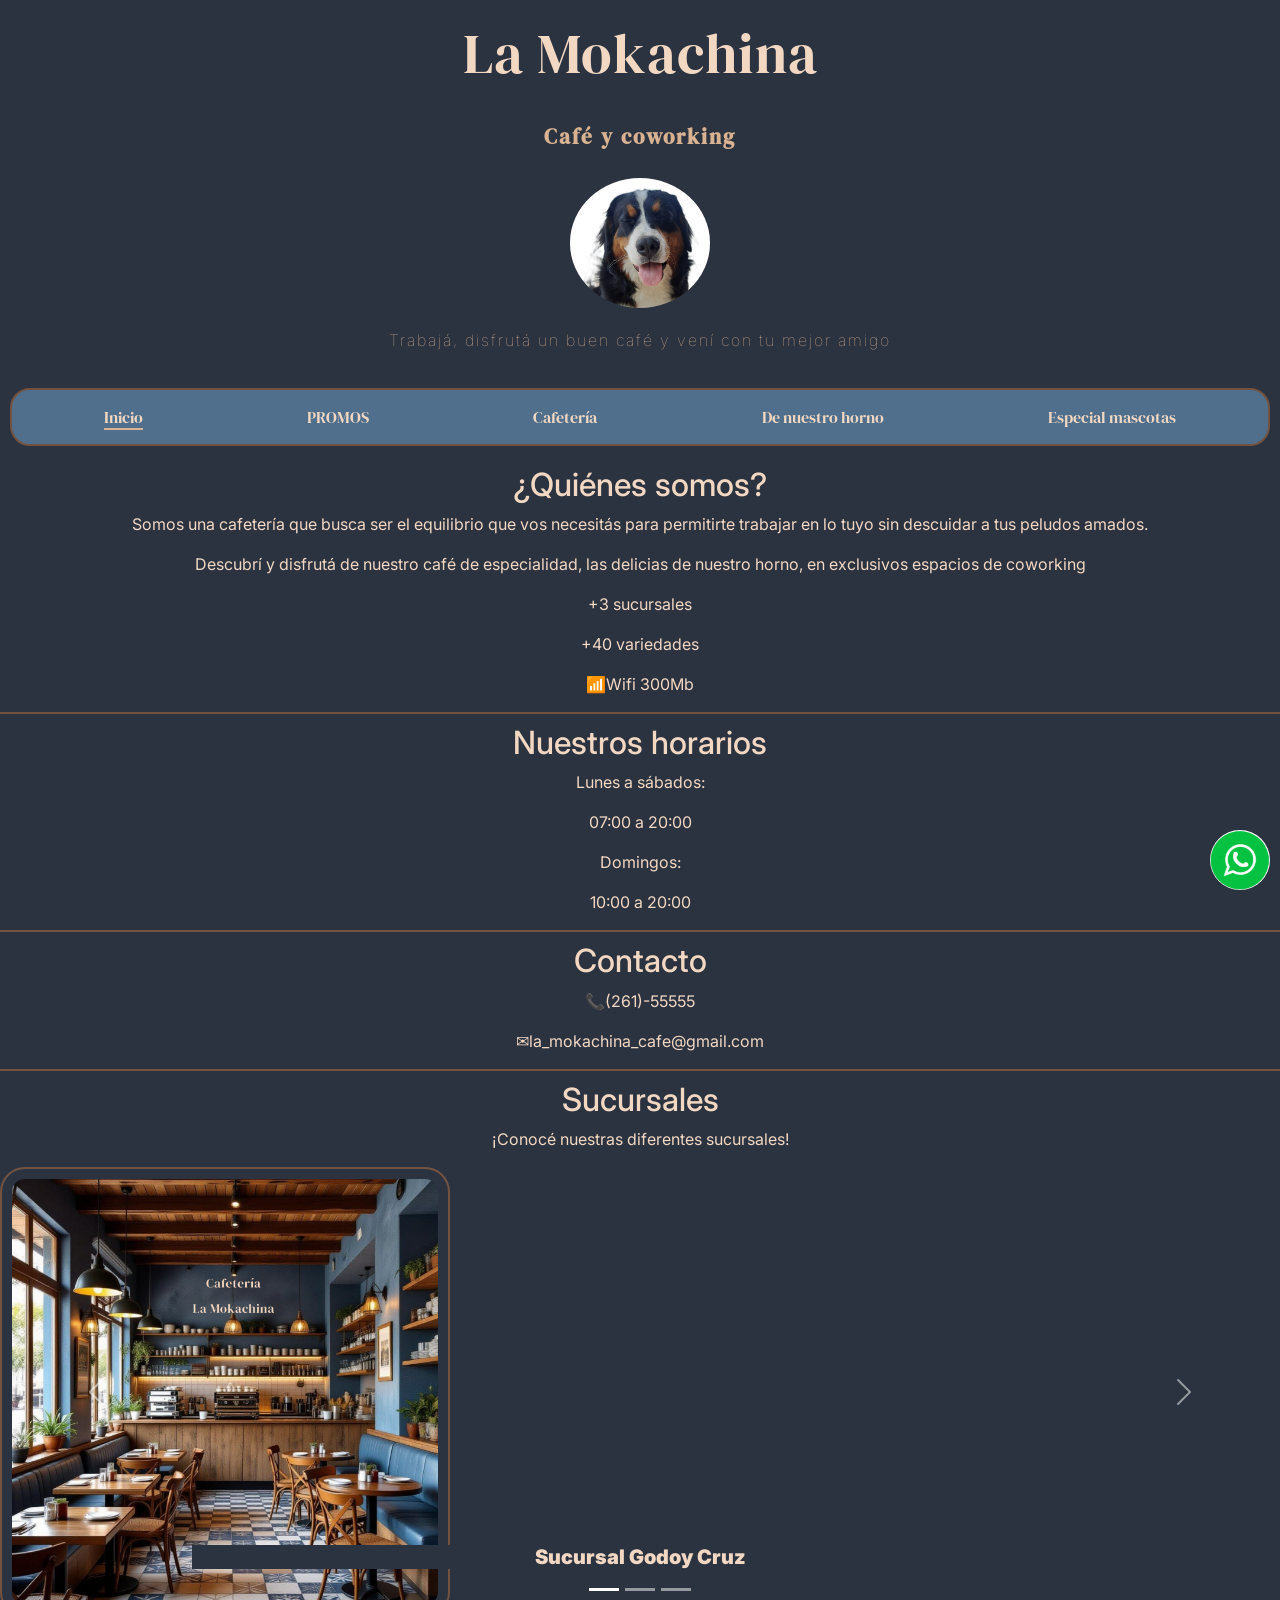
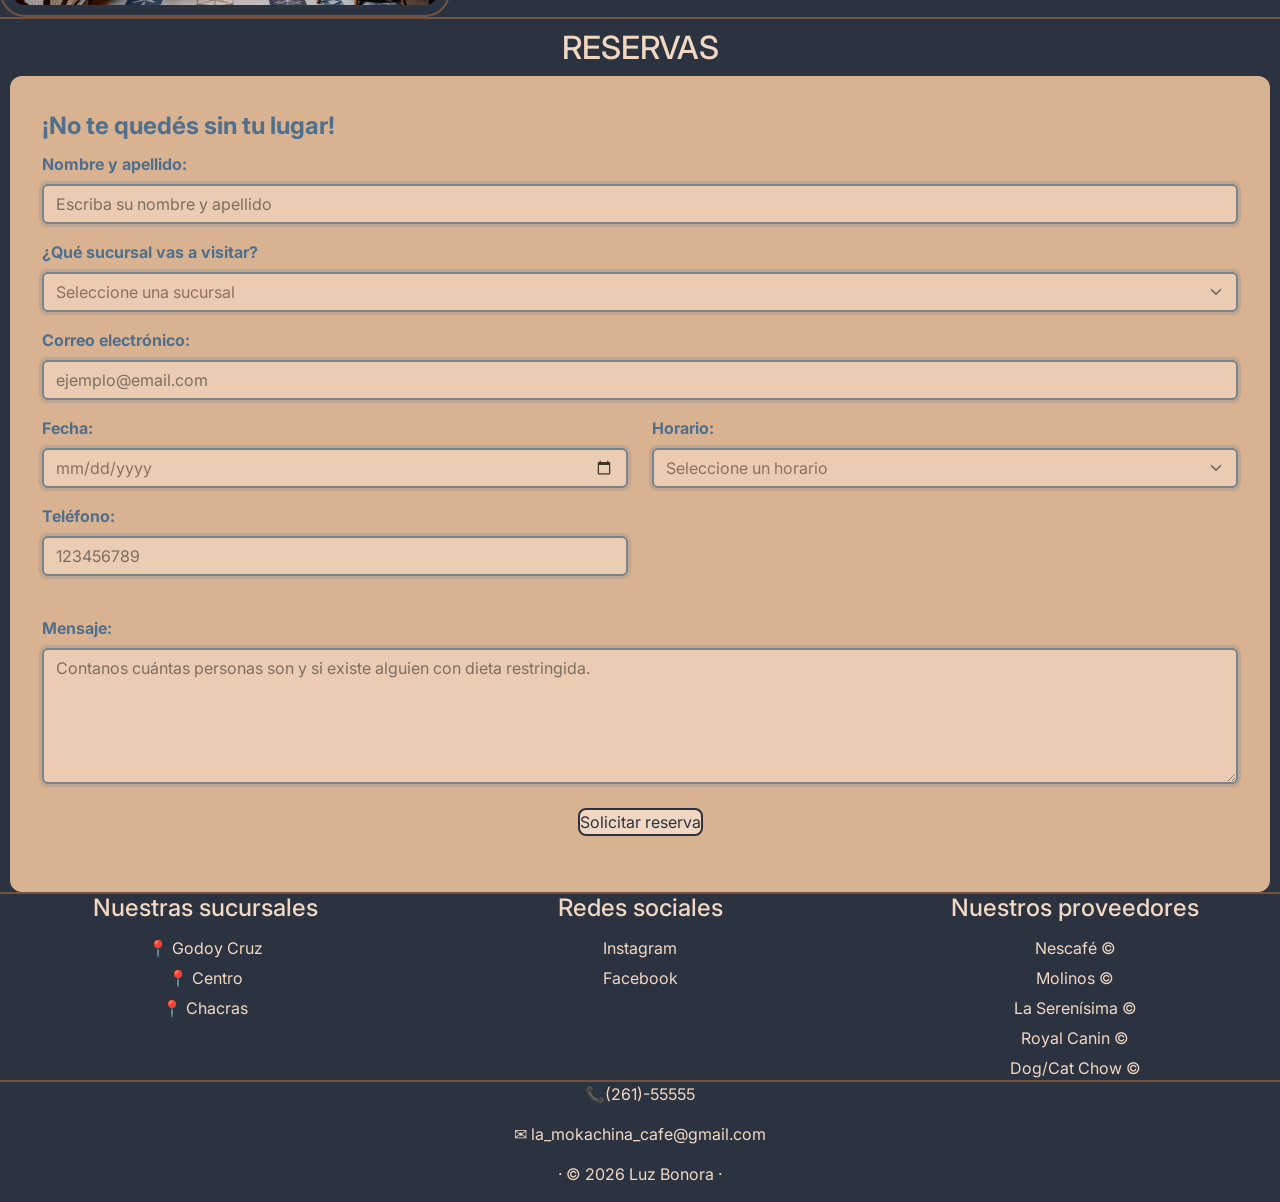
<file: index.html>
<!DOCTYPE html>
<html lang="es">
<head>
    <meta charset="UTF-8">
    <meta name="viewport" content="width=device-width, initial-scale=1.0">
    <title>Inicio</title>
    <link href="https://cdn.jsdelivr.net/npm/bootstrap@5.3.8/dist/css/bootstrap.min.css" rel="stylesheet" integrity="sha384-sRIl4kxILFvY47J16cr9ZwB07vP4J8+LH7qKQnuqkuIAvNWLzeN8tE5YBujZqJLB" crossorigin="anonymous">
    <link rel="preconnect" href="https://fonts.googleapis.com">
    <link rel="preconnect" href="https://fonts.gstatic.com" crossorigin>

    <link href="https://fonts.googleapis.com/css2?family=DM+Serif+Display&family=Inter:wght@400;500;600;700&display=swap" rel="stylesheet">
    <link rel="stylesheet" href="./css/style.css">
</head>
<body>
    <header>
        <h1 class="maintitle">La Mokachina</h1>
        <h2 class="secondtitle">Café y coworking</h2>
        <div class="icono_moka">
            <img src="./img/moka.jpg" alt="Moka">
        </div>
        <p class="eslogan">Trabajá, disfrutá un buen café
        y vení con tu mejor amigo</p>
       
        <nav class="navbar">
            <ul>
                <li><a class="activo" href="">Inicio</a></li>
                <li><a href="./pages/promos.html">PROMOS</a></li>
                <li><a href="./pages/cafeteria.html">Cafetería</a></li>
                <li><a href="./pages/horno.html">De nuestro horno</a></li>
                <li><a href="./pages/mascota.html">Especial mascotas</a></li>
            </ul>   
          
        </nav>

    </header>
    
    <main>
        <section class="contenedor-somos">
            <h2>¿Quiénes somos?</h2>
            <div>
                <p>Somos una cafetería que busca ser el equilibrio que vos necesitás para permitirte trabajar en lo tuyo sin descuidar a tus peludos amados.</p>
                <p>Descubrí y disfrutá de nuestro café de especialidad, las delicias de nuestro horno, en exclusivos espacios de coworking</p>
                <p>+3 sucursales</p>
                <p>+40 variedades</p>
                <p>📶Wifi 300Mb</p>

            </div>
    
        </section>

        <section class="contenedor-somos"> 
            <h2>Nuestros horarios</h2>
            <p>Lunes a sábados: </p>
            <p>07:00 a 20:00</p>
            <p>Domingos:</p>
            <p>10:00 a 20:00</p>

        </section>

        <section class="contenedor-somos"> 
            <h2>Contacto</h2>
            <p>📞(261)-55555 </p>
            <p>✉la_mokachina_cafe@gmail.com</p>
        </section>

        <div class="wsp">
            <a href="https://web.whatsapp.com/" target="_blank">
                <img src="./img/wsp.png" alt="Ícono wsp">
            </a>
        </div>
    
    
        <section class="contenedor-sucursales">
            <h2>Sucursales</h2>
            <p>¡Conocé nuestras diferentes sucursales!</p>
    
            <div id="carouselExampleCaptions" class="carousel slide">
                <div class="carousel-indicators">
                    <button type="button" data-bs-target="#carouselExampleCaptions" data-bs-slide-to="0" class="active"
                        aria-current="true" aria-label="Slide 1"></button>
                    <button type="button" data-bs-target="#carouselExampleCaptions" data-bs-slide-to="1"
                        aria-label="Slide 2"></button>
                    <button type="button" data-bs-target="#carouselExampleCaptions" data-bs-slide-to="2"
                        aria-label="Slide 3"></button>
                </div>
                <div class="carousel-inner">
                    <div class="carousel-item active">
                        <img src="./img/sucursal01.jpg" class="d-block w-100" alt="Sucursal Godoy Cruz" loading="lazy">
                        <div class="carousel-caption d-none d-md-block">
                            <h5>Sucursal Godoy Cruz</h5>
    
                        </div>
                    </div>
                    <div class="carousel-item">
                        <img src="./img/sucursal02.jpg" class="d-block w-100" alt="Sucursal Centro" loading="lazy">
                        <div class="carousel-caption d-none d-md-block">
                            <h5>Sucursal Centro</h5>
    
                        </div>
                    </div>
                    <div class="carousel-item">
                        <img src="./img/sucursal03.jpg" class="d-block w-100" alt="Sucursal Chacras" loading="lazy">
                        <div class="carousel-caption d-none d-md-block">
                            <h5>Sucursal Chacras</h5>
    
                        </div>
                    </div>
                </div>
                <button class="carousel-control-prev" type="button" data-bs-target="#carouselExampleCaptions"
                    data-bs-slide="prev">
                    <span class="carousel-control-prev-icon" aria-hidden="true"></span>
                    <span class="visually-hidden">Previous</span>
                </button>
                <button class="carousel-control-next" type="button" data-bs-target="#carouselExampleCaptions"
                    data-bs-slide="next">
                    <span class="carousel-control-next-icon" aria-hidden="true"></span>
                    <span class="visually-hidden">Next</span>
                </button>
            </div>
    
    
            <script src="https://cdn.jsdelivr.net/npm/bootstrap@5.3.8/dist/js/bootstrap.bundle.min.js"
                integrity="sha384-FKyoEForCGlyvwx9Hj09JcYn3nv7wiPVlz7YYwJrWVcXK/BmnVDxM+D2scQbITxI"
                crossorigin="anonymous"></script>
    
        </section>
    


        <section class="contenedor-reservas">
        
            <h2>RESERVAS</h2>
        
            <form role="form" aria-label="Formulario de contacto">
        
                <fieldset class="mb-4">
                    <legend>¡No te quedés sin tu lugar!</legend>
        
                    <!-- Nombre -->
                    <div class="mb-3">
                        <label for="form_name" class="form-label">
                            Nombre y apellido:
                        </label>
        
                        <input type="text" id="form_name" name="nombre" class="form-control"
                            placeholder="Escriba su nombre y apellido" required aria-required="true">
                    </div>
        
                    <!-- Sucursal -->
                    <div class="mb-3">
                        <label for="form_sucursal" class="form-label">
                            ¿Qué sucursal vas a visitar?
                        </label>
        
                        <select id="form_sucursal" name="sucursal" class="form-select" required>
                            <option value="" selected disabled>Seleccione una sucursal</option>
                            <option value="godoy">Godoy Cruz</option>
                            <option value="centro">Centro</option>
                            <option value="chacras">Chacras</option>
                        </select>
                    </div>
        
        
                    <!-- Email -->
                    <div class="mb-3">
                        <label for="form_email" class="form-label">
                            Correo electrónico:
                        </label>
        
                        <input type="email" id="form_email" name="email" class="form-control" placeholder="ejemplo@email.com"
                            required aria-required="true">
                    </div>
        
                    <!-- Fecha, horario y teléfono -->
                    <div class="row mb-4">
        
                        <div class="col-md-6 mb-3">
                            <label for="fecha" class="form-label">
                                Fecha:
                            </label>
        
                            <input type="date" id="fecha" name="fecha" class="form-control">
                        </div>
        
                        <div class="col-md-6 mb-3">
                            <label for="horario" class="form-label">
                                Horario:
                            </label>
        
                            <select id="horario" name="horario" class="form-select" required>
                                <option value="" selected disabled>Seleccione un horario</option>
                                <option value="08:00">08:00 hs</option>
                                <option value="09:00">09:00 hs</option>
                                <option value="10:00">10:00 hs</option>
                                <option value="11:00">11:00 hs</option>
                                <option value="12:00">12:00 hs</option>
                                <option value="13:00">13:00 hs</option>
                                <option value="14:00">14:00 hs</option>
                                <option value="15:00">15:00 hs</option>
                                <option value="16:00">16:00 hs</option>
                                <option value="17:00">17:00 hs</option>
                                <option value="18:00">18:00 hs</option>
                                <option value="19:00">19:00 hs</option>
                                <option value="20:00">20:00 hs</option>
                            </select>
                        </div>
        
        
                        <div class="col-md-6 mb-3">
                            <label for="telefono" class="form-label">
                                Teléfono:
                            </label>
        
                            <input type="tel" id="telefono" name="telefono" class="form-control" placeholder="123456789">
                        </div>
        
                    </div>
        
                    <!-- Mensaje -->
                    <div class="mb-4">
                        <label for="mensaje" class="form-label">
                            Mensaje:
                        </label>
        
                        <textarea id="mensaje" name="mensaje" class="form-control" rows="5"
                            placeholder="Contanos cuántas personas son y si existe alguien con dieta restringida." required
                            aria-required="true"></textarea>
                    </div>
        
                    <!-- Botón -->
                    <div class="text-center">
                        <button type="submit" class="boton-formulario">
                            Solicitar reserva
                        </button>
                    </div>
                </fieldset>
            </form>
        
        </section>
    </main>

    

    <footer class="footer">
        <div class="contenedor-footer">
            <div class="lista-footer">
                <h4>Nuestras sucursales</h4>
                <ul>
                    <li>📍 Godoy Cruz</li>
                    <li>📍 Centro</li>
                    <li>📍 Chacras</li>

                </ul>

            </div>
            <div class="lista-footer">
                <h4>Redes sociales</h4>
                <ul>
                    <li><a href="https://www.instagram.com/"target="_blank">Instagram</a></li>
                    <li><a href="https://www.facebook.com/"target="_blank">Facebook</a></li>
                </ul>
    
            </div>
            <div class="lista-footer">
                <h4>Nuestros proveedores</h4>
                <ul>
                    <li>Nescafé ©</li>
                    <li>Molinos ©</li>
                    <li>La Serenísima ©</li>
                    <li>Royal Canin ©</li>
                    <li>Dog/Cat Chow ©</li>
                </ul>
            
            </div>
        </div>
        <div class="copyright">
            <p>📞(261)-55555 </p>
            <p>✉ la_mokachina_cafe@gmail.com</p>
            <p>· © 2026 Luz Bonora ·</p>
        </div>
    </footer>


</body>


</html>
</file>
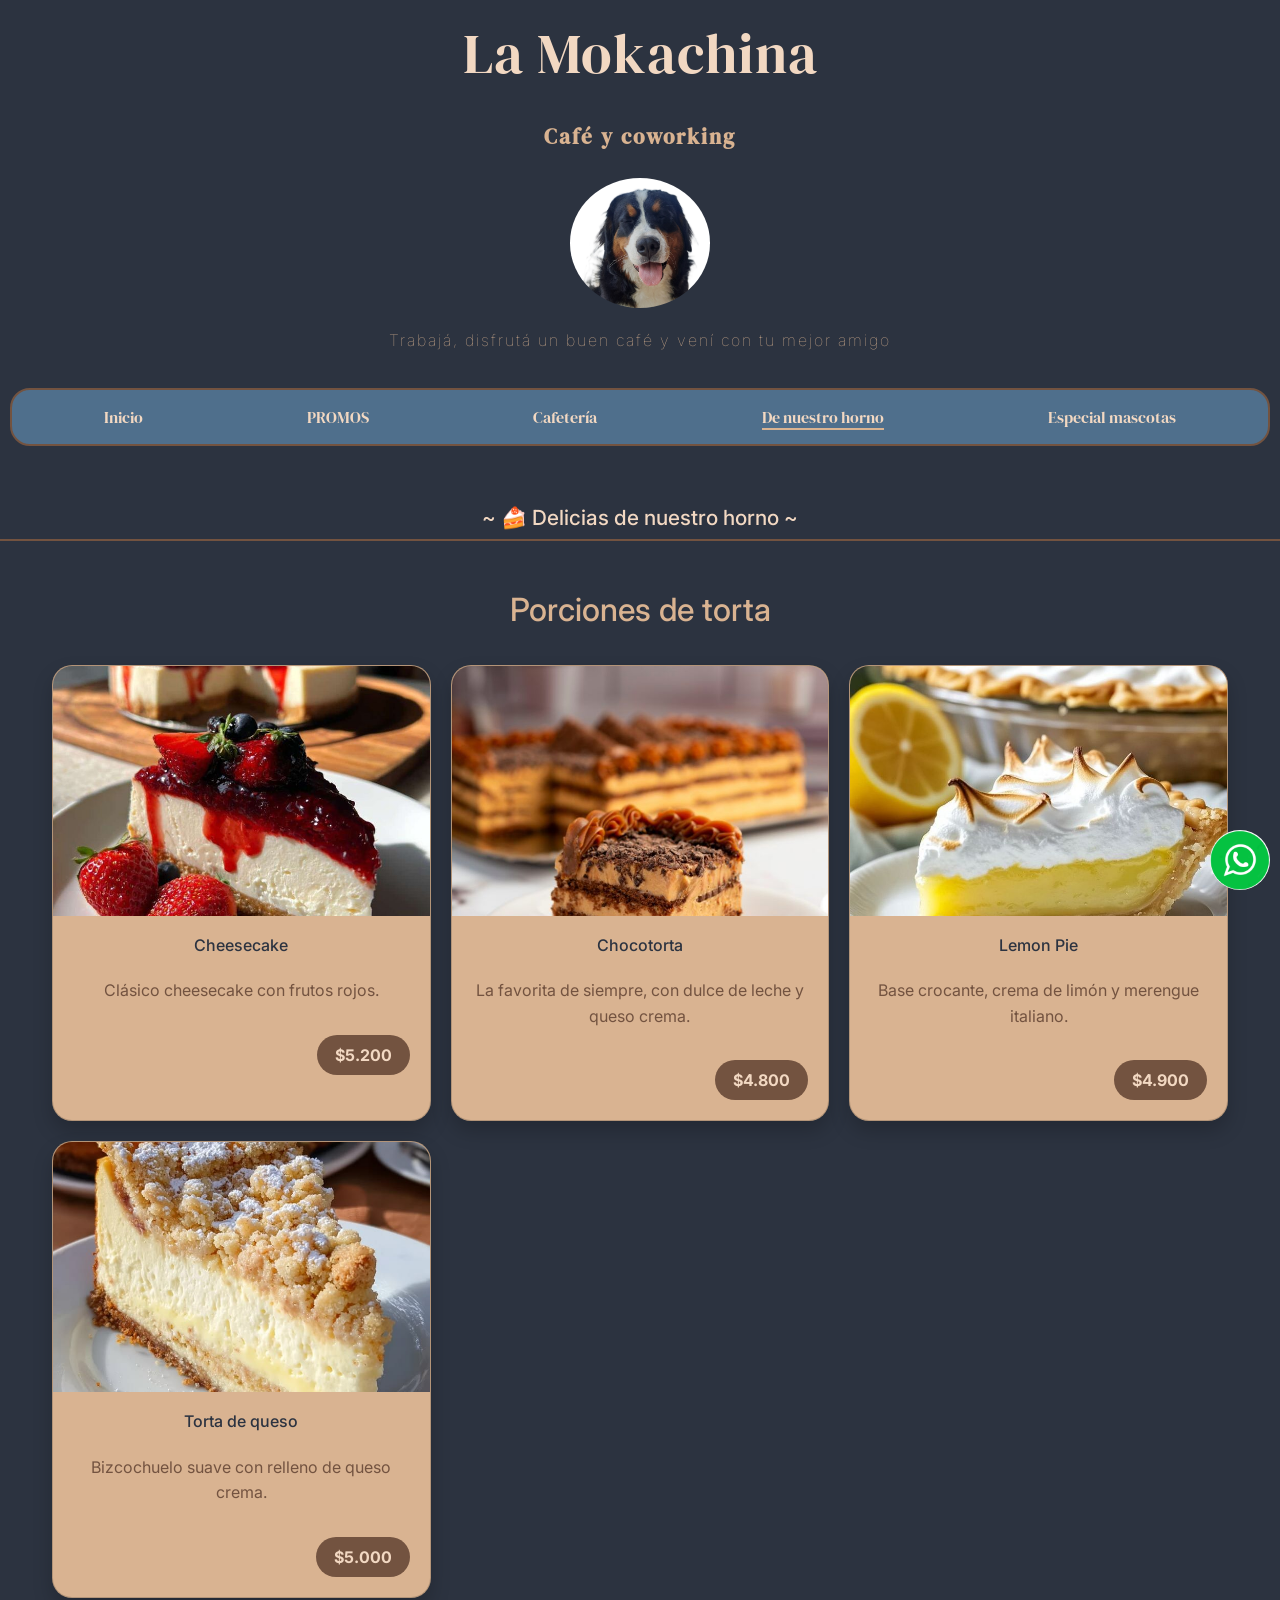
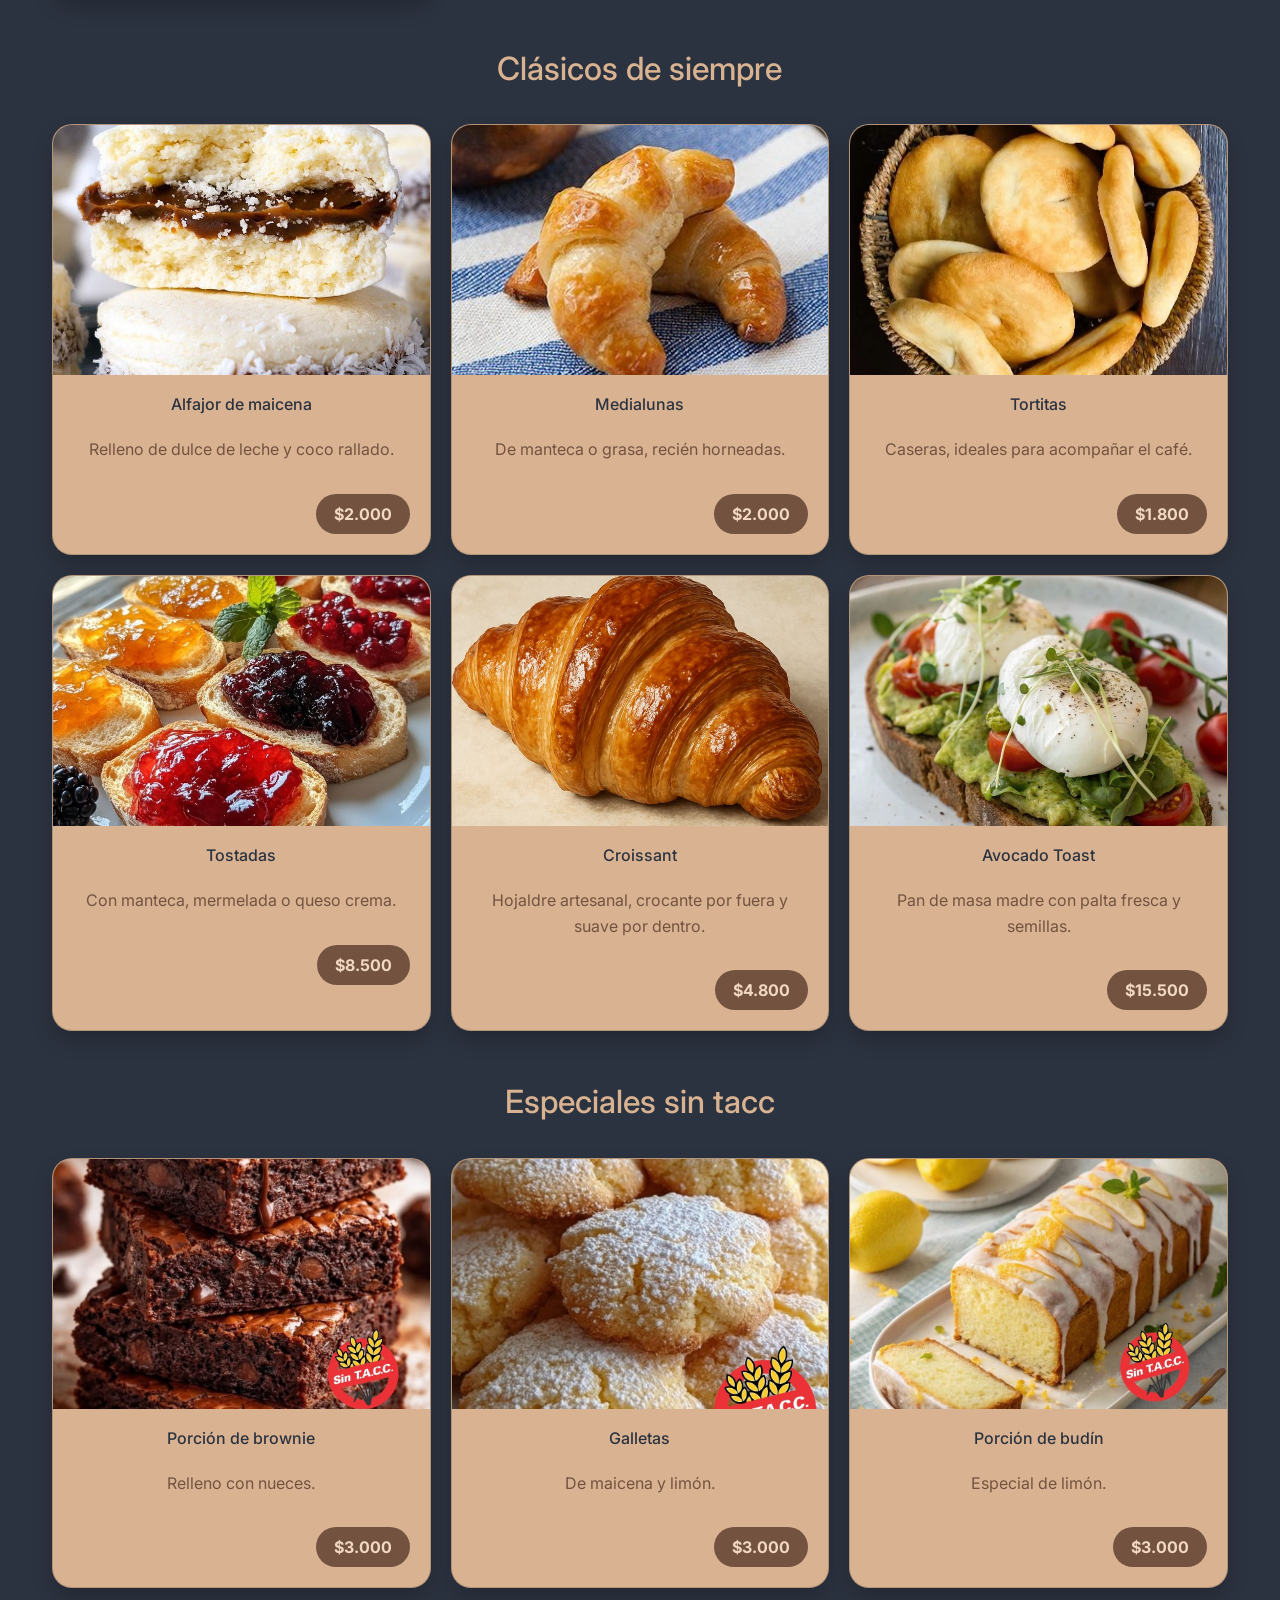
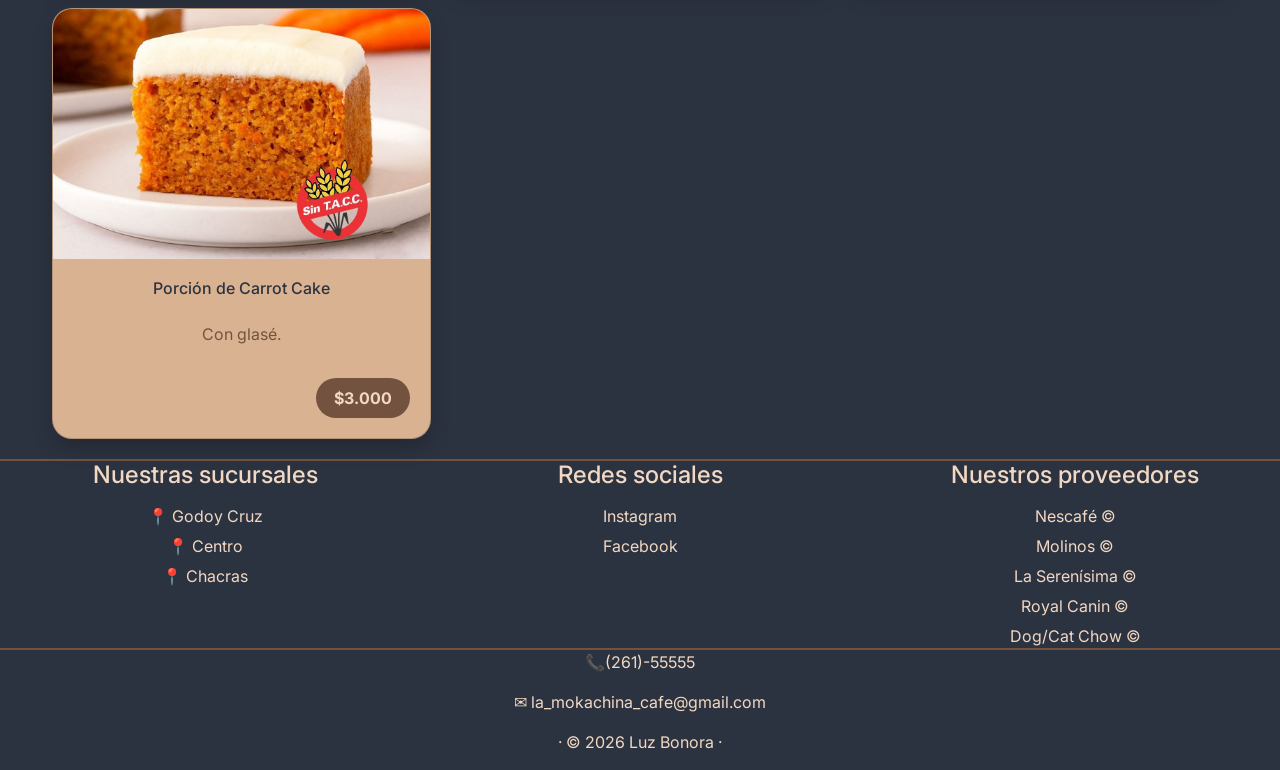
<file: pages/horno.html>
<!DOCTYPE html>
<html lang="es">
<head>
    <meta charset="UTF-8">
    <meta name="viewport" content="width=device-width, initial-scale=1.0">
    <title>Cafeteria</title>
    <meta name="description" content="La Mokachina es una cafetería pet friendly con espacios de coworking, cafetería de especialidad, pastelería artesanal y sucursales en Mendoza.">
    <meta name="keywords" content="cafetería, café de especialidad, coworking, pet friendly, cafetería Mendoza, brunch, pastelería">
    <link href="https://cdn.jsdelivr.net/npm/bootstrap@5.3.8/dist/css/bootstrap.min.css" rel="stylesheet" integrity="sha384-sRIl4kxILFvY47J16cr9ZwB07vP4J8+LH7qKQnuqkuIAvNWLzeN8tE5YBujZqJLB" crossorigin="anonymous">
    <link rel="preconnect" href="https://fonts.googleapis.com">
    <link rel="preconnect" href="https://fonts.gstatic.com" crossorigin>

    <link href="https://fonts.googleapis.com/css2?family=DM+Serif+Display&family=Inter:wght@400;500;600;700&display=swap" rel="stylesheet">
    <link rel="stylesheet" href="../css/style.css">
</head>


<body>
    <header>
        <h1 class="maintitle">La Mokachina</h1>
        <h2 class="secondtitle">Café y coworking</h2>
        <div class="icono_moka">
            <img src="../img/moka.jpg" alt="Moka">
        </div>
        <p class="eslogan">Trabajá, disfrutá un buen café
        y vení con tu mejor amigo</p>
        

        <nav class="navbar">
            <ul>
                <li><a href="../index.html">Inicio</a></li>
                <li><a href="./promos.html">PROMOS</a></li>
                <li><a href="./cafeteria.html">Cafetería</a></li>
                <li><a class="activo" href="">De nuestro horno</a></li>
                <li><a href="./mascota.html">Especial mascotas</a></li>

            </ul>   
          

        </nav>

    </header>


    <main>
        <section class="titulo-menu">
            <h2>~ 🍰 Delicias de nuestro horno ~</h2>
        </section> 

        <h3 class="categoria">Porciones de torta</h3>

        <section class="contenedor-cards">

            <article class="card">
                <img src="../img/cheesecake.jpg" alt="Porción de cheesecake con frutos rojos" loading="lazy">

                <div class="info">
                    <h3>Cheesecake</h3>

                    <p>
                        Clásico cheesecake con frutos rojos.
                    </p>

                    <span class="precio">$5.200</span>
                </div>
            </article>

            <article class="card">
                <img src="../img/chocotorta.jpg" alt="Porción de chocotorta" loading="lazy">

                <div class="info">
                    <h3>Chocotorta</h3>

                    <p>
                        La favorita de siempre, con dulce de leche y queso crema.
                    </p>

                    <span class="precio">$4.800</span>
                </div>
            </article>

            <article class="card">
                <img src="../img/lemon_pie.jpg" alt="Lemon Pie" loading="lazy">

                <div class="info">
                    <h3>Lemon Pie</h3>

                    <p>
                        Base crocante, crema de limón y merengue italiano.
                    </p>

                    <span class="precio">$4.900</span>
                </div>
            </article>

            <article class="card">
                <img src="../img/torta_queso.jpg" alt="Torta de queso" loading="lazy">

                <div class="info">
                    <h3>Torta de queso</h3>

                    <p>
                        Bizcochuelo suave con relleno de queso crema.
                    </p>

                    <span class="precio">$5.000</span>
                </div>
            </article>


            <h3 class="categoria">Clásicos de siempre</h3>
            <article class="card">
                <img src="../img/alfajor_maicena.jpg" alt="Alfajor de maicena" loading="lazy">

                <div class="info">
                    <h3>Alfajor de maicena</h3>

                    <p>
                        Relleno de dulce de leche y coco rallado.
                    </p>

                    <span class="precio">$2.000</span>
                </div>
            </article>


            <article class="card">
                <img src="../img/Medialunas.jpg" alt="Medialunas" loading="lazy">

                <div class="info">
                    <h3>Medialunas</h3>

                    <p>
                        De manteca o grasa, recién horneadas.
                    </p>

                    <span class="precio">$2.000</span>
                </div>
            </article>

            <article class="card">
                <img src="../img/tortitas.jpg" alt="Tortitas" loading="lazy">

                <div class="info">
                    <h3>Tortitas</h3>

                    <p>
                        Caseras, ideales para acompañar el café.
                    </p>

                    <span class="precio">$1.800</span>
                </div>
            </article>

            <article class="card">
                <img src="../img/tostadas.jpg" alt="Tostadas" loading="lazy">

                <div class="info">
                    <h3>Tostadas</h3>

                    <p>
                        Con manteca, mermelada o queso crema.
                    </p>

                    <span class="precio">$8.500</span>
                </div>
            </article>

            <article class="card">
                <img src="../img/croissant.jpg" alt="Croissant" loading="lazy">

                <div class="info">
                    <h3>Croissant</h3>

                    <p>
                        Hojaldre artesanal, crocante por fuera y suave por dentro.
                    </p>

                    <span class="precio">$4.800</span>
                </div>
            </article>

            <article class="card">
                <img src="../img/Avocado_toast.jpg" alt="Avocado Toast" loading="lazy">

                <div class="info">
                    <h3>Avocado Toast</h3>

                    <p>
                        Pan de masa madre con palta fresca y semillas.
                    </p>

                    <span class="precio">$15.500</span>
                </div>
            </article>
            <h3 class="categoria">Especiales sin tacc</h3>
            <article class="card">
                <img src="../img/stacc_brownie.jpg" alt="Brownie sin tacc" loading="lazy">

                <div class="info">
                    <h3>Porción de brownie</h3>

                    <p>
                        Relleno con nueces.
                    </p>

                    <span class="precio">$3.000</span>
                </div>
            </article>
            <article class="card">
                <img src="../img/stacc_galletas.jpg" alt="Galletas sin tacc" loading="lazy">

                <div class="info">
                    <h3>Galletas</h3>

                    <p>
                        De maicena y limón.
                    </p>

                    <span class="precio">$3.000</span>
                </div>
            </article>
            <article class="card">
                <img src="../img/stacc_budinlimon.jpg" alt="Budín sin tacc" loading="lazy">

                <div class="info">
                    <h3>Porción de budín</h3>

                    <p>
                        Especial de limón.
                    </p>

                    <span class="precio">$3.000</span>
                </div>
            </article>
            <article class="card">
                <img src="../img/stacc_carrot.jpg" alt="Carrot cake sin tacc" loading="lazy">

                <div class="info">
                    <h3>Porción de Carrot Cake</h3>

                    <p>
                        Con glasé.
                    </p>

                    <span class="precio">$3.000</span>
                </div>
            </article>





        </section>


        
        <div class="wsp">
            <a href="https://web.whatsapp.com/" target="_blank">
                <img src="../img/wsp.png" alt="Ícono wsp">
            </a>
        </div>


    </main>



 
    <footer class="footer">
        <div class="contenedor-footer">
            <div class="lista-footer">
                <h4>Nuestras sucursales</h4>
                <ul>
                    <li>📍 Godoy Cruz</li>
                    <li>📍 Centro</li>
                    <li>📍 Chacras</li>

                </ul>

            </div>
            <div class="lista-footer">
                <h4>Redes sociales</h4>
                <ul>
                    <li><a href="https://www.instagram.com/"target="_blank">Instagram</a></li>
                    <li><a href="https://www.facebook.com/"target="_blank">Facebook</a></li>
                </ul>
    
            </div>
            <div class="lista-footer">
                <h4>Nuestros proveedores</h4>
                <ul>
                    <li>Nescafé ©</li>
                    <li>Molinos ©</li>
                    <li>La Serenísima ©</li>
                    <li>Royal Canin ©</li>
                    <li>Dog/Cat Chow ©</li>
                </ul>
            
            </div>
        </div>
        <div class="copyright">
            <p>📞(261)-55555 </p>
            <p>✉ la_mokachina_cafe@gmail.com</p>
            <p>· © 2026 Luz Bonora ·</p>
        </div>
    </footer>
</body>
</html>
</file>
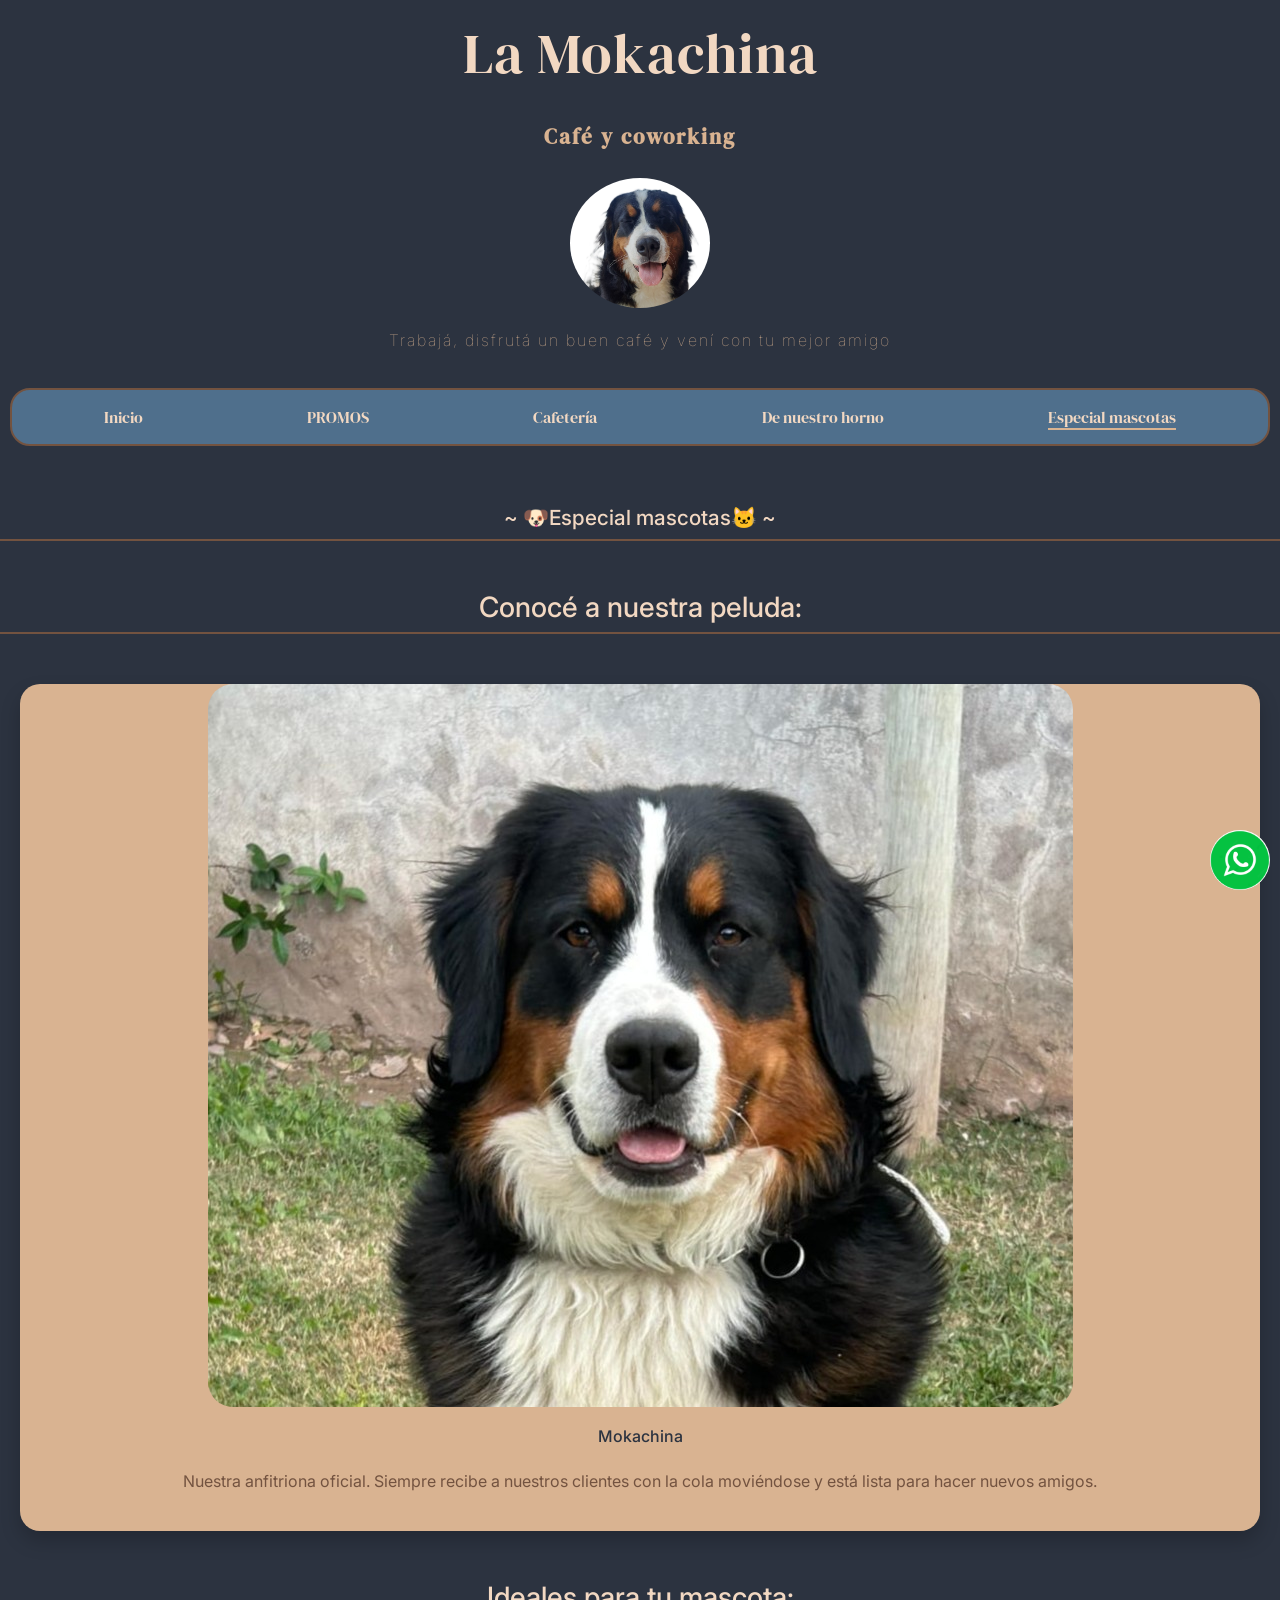
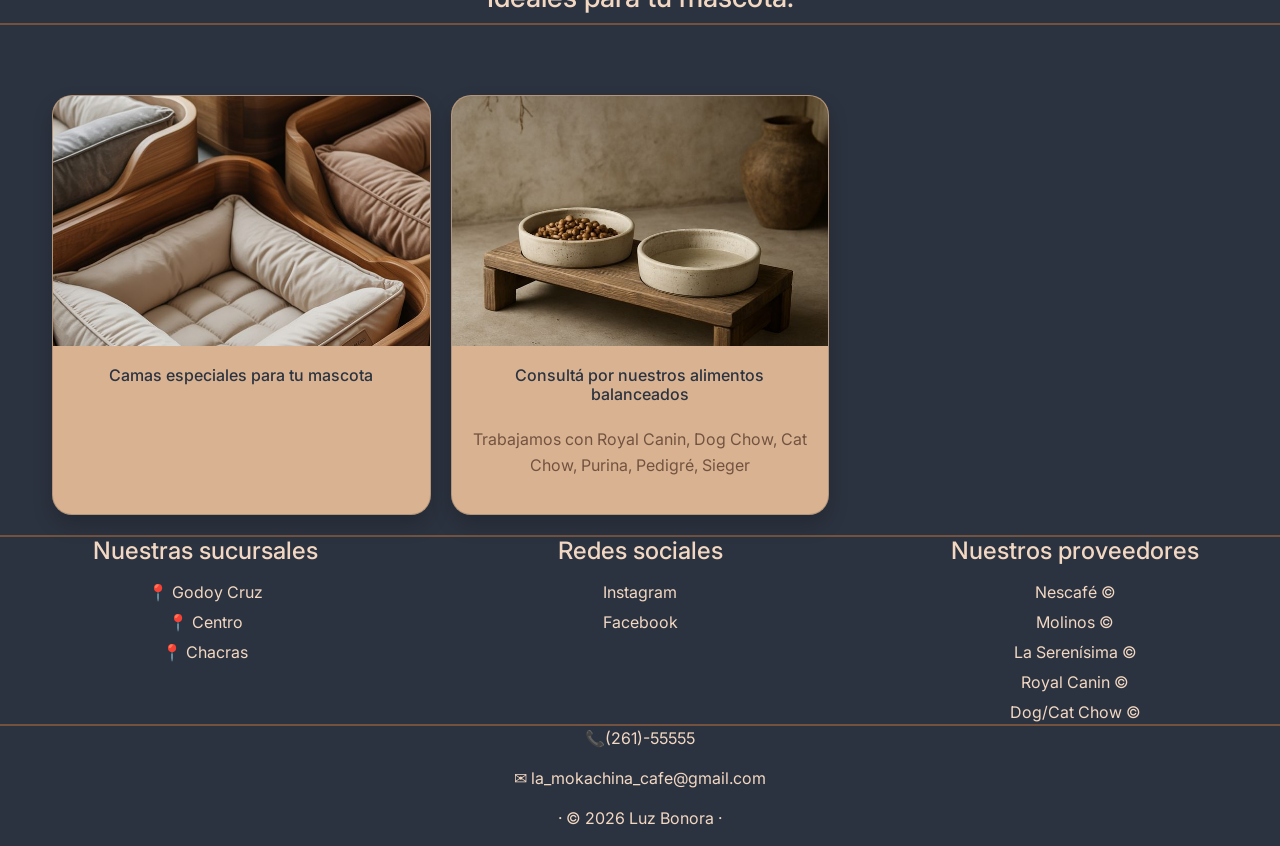
<file: pages/mascota.html>
<!DOCTYPE html>
<html lang="es">
<head>
    <meta charset="UTF-8">
    <meta name="viewport" content="width=device-width, initial-scale=1.0">
    <title>Para tu mascota</title>
    <meta name="description" content="La Mokachina es una cafetería pet friendly con espacios de coworking, cafetería de especialidad, pastelería artesanal y sucursales en Mendoza.">

    <meta name="keywords" content="cafetería, café de especialidad, coworking, pet friendly, cafetería Mendoza, brunch, pastelería">
    
    <link href="https://cdn.jsdelivr.net/npm/bootstrap@5.3.8/dist/css/bootstrap.min.css" rel="stylesheet" integrity="sha384-sRIl4kxILFvY47J16cr9ZwB07vP4J8+LH7qKQnuqkuIAvNWLzeN8tE5YBujZqJLB" crossorigin="anonymous">
    <link rel="preconnect" href="https://fonts.googleapis.com">
    <link rel="preconnect" href="https://fonts.gstatic.com" crossorigin>

    <link href="https://fonts.googleapis.com/css2?family=DM+Serif+Display&family=Inter:wght@400;500;600;700&display=swap" rel="stylesheet">
    <link rel="stylesheet" href="../css/style.css">
   

</head>
<body>
    <header>
        <h1 class="maintitle">La Mokachina</h1>
        <h2 class="secondtitle">Café y coworking</h2>
        <div class="icono_moka">
            <img src="../img/moka.jpg" alt="Moka">
        </div>
        <p class="eslogan">Trabajá, disfrutá un buen café
        y vení con tu mejor amigo</p>
        

        <nav class="navbar">
            <ul>
                <li><a href="../index.html">Inicio</a></li>
                <li><a href="./promos.html">PROMOS</a></li>
                <li><a href="./cafeteria.html">Cafetería</a></li>
                <li><a href="./horno.html">De nuestro horno</a></li>
                <li><a class="activo">Especial mascotas</a></li>

            </ul>   
          

        </nav>

    </header>
    <main>
        <section class="titulo-menu">
        <h2>~ 🐶Especial mascotas🐱 ~</h2>
        </section>
        <div class="wsp">
            <a href="https://web.whatsapp.com/" target="_blank">
                <img src="../img/wsp.png" alt="Ícono wsp">
            </a>
        </div>

        <section class="titulo-menu">
            <h3>Conocé a nuestra peluda:</h3>
        </section>
        <section class="contenedor-cards-moka"> 
            <article class="card-moka">
                <img src="../img/meet_moka.jpeg" alt="Imagen de Moka" loading="lazy">

           
                 <div class="info">
                    <h3>Mokachina</h3>
                    <p>Nuestra anfitriona oficial.

Siempre recibe a nuestros clientes con la cola moviéndose y está lista para hacer nuevos amigos.</p>
                
                    
                </div>
            </article>
        </section>
        <section class="titulo-menu">
            <h3>Ideales para tu mascota:</h3>
        </section>
        <section class="contenedor-cards">
            <article class="card">
                <img src="../img/mas_cucha.jpg" alt="Imagen de cucha para mascota" loading="lazy">
                <div class="info">
                 <h3>Camas especiales para tu mascota</h3>
                 
                </div>
            </article>

            <article class="card">
                <img src="../img/mas_comedor.jpg" alt="Imagen de comederos para mascotas" loading="lazy">
                <div class="info">
                 <h3>Consultá por nuestros alimentos balanceados</h3>
                 <p>Trabajamos con Royal Canin, Dog Chow, Cat Chow, Purina, Pedigré, Sieger</p>
                 
                </div>
            </article>



        </section>





        

       
        


    </main>
    
    <footer class="footer">
        <div class="contenedor-footer">
            <div class="lista-footer">
                <h4>Nuestras sucursales</h4>
                <ul>
                    <li>📍 Godoy Cruz</li>
                    <li>📍 Centro</li>
                    <li>📍 Chacras</li>

                </ul>

            </div>
            <div class="lista-footer">
                <h4>Redes sociales</h4>
                <ul>
                    <li><a href="https://www.instagram.com/"target="_blank">Instagram</a></li>
                    <li><a href="https://www.facebook.com/"target="_blank">Facebook</a></li>
                </ul>
    
            </div>
            <div class="lista-footer">
                <h4>Nuestros proveedores</h4>
                <ul>
                    <li>Nescafé ©</li>
                    <li>Molinos ©</li>
                    <li>La Serenísima ©</li>
                    <li>Royal Canin ©</li>
                    <li>Dog/Cat Chow ©</li>
                </ul>
            
            </div>
        </div>
        <div class="copyright">
            <p>📞(261)-55555 </p>
            <p>✉ la_mokachina_cafe@gmail.com</p>
            <p>· © 2026 Luz Bonora ·</p>
        </div>
    </footer>
</body>
</html>
</file>
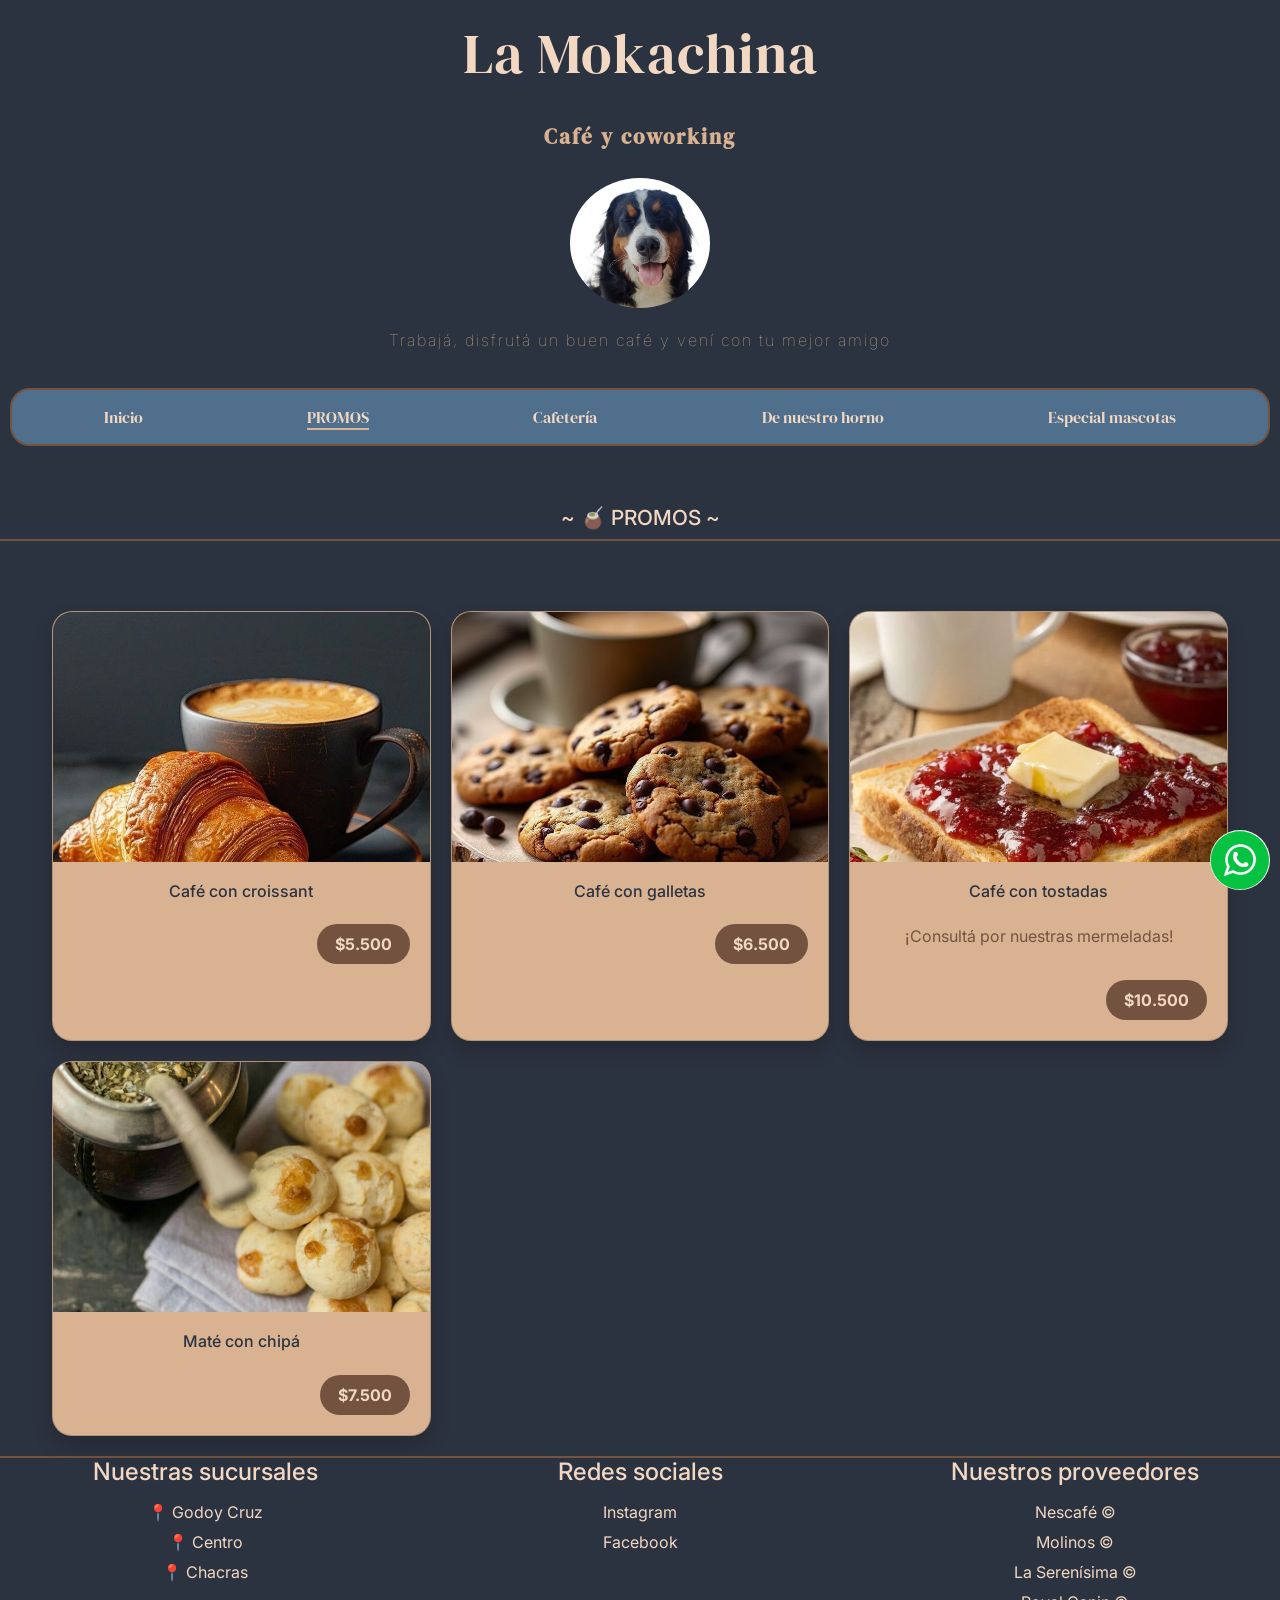
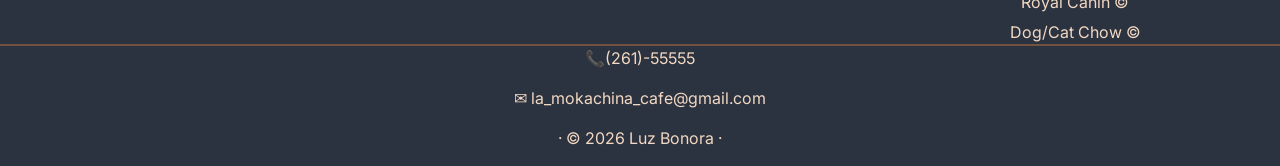
<file: pages/promos.html>
<!DOCTYPE html>
<html lang="es">
<head>
    <meta charset="UTF-8">
    <meta name="viewport" content="width=device-width, initial-scale=1.0">
    <title>PROMOS</title>
<meta name="description" content="La Mokachina es una cafetería pet friendly con espacios de coworking, cafetería de especialidad, pastelería artesanal y sucursales en Mendoza.">

    <meta name="keywords" content="cafetería, café de especialidad, coworking, pet friendly, cafetería Mendoza, brunch, pastelería">

    <link href="https://cdn.jsdelivr.net/npm/bootstrap@5.3.8/dist/css/bootstrap.min.css" rel="stylesheet" integrity="sha384-sRIl4kxILFvY47J16cr9ZwB07vP4J8+LH7qKQnuqkuIAvNWLzeN8tE5YBujZqJLB" crossorigin="anonymous">
    <link rel="preconnect" href="https://fonts.googleapis.com">
    <link rel="preconnect" href="https://fonts.gstatic.com" crossorigin>

    <link href="https://fonts.googleapis.com/css2?family=DM+Serif+Display&family=Inter:wght@400;500;600;700&display=swap" rel="stylesheet">
    <link rel="stylesheet" href="../css/style.css">

</head>
<body>
    <header>
        <h1 class="maintitle">La Mokachina</h1>
        <h2 class="secondtitle">Café y coworking</h2>
        <div class="icono_moka">
            <img src="../img/moka.jpg" alt="Moka">
        </div>
        <p class="eslogan">Trabajá, disfrutá un buen café
        y vení con tu mejor amigo</p>
        

        <nav class="navbar">
            <ul>
                <li><a href="../index.html">Inicio</a></li>
                <li><a class="activo" href="">PROMOS</a></li>
                <li><a href="./cafeteria.html">Cafetería</a></li>
                <li><a href="./horno.html">De nuestro horno</a></li>
                <li><a href="./mascota.html">Especial mascotas</a></li>

            </ul>   
          

        </nav>

    </header>
    <main>
        <section class="titulo-menu">
            <h2>~ 🧉 PROMOS ~</h2>
        </section>

        <section class="contenedor-cards"> 
            <article class="card">
                <img src="../img/cafe_con_croissant.jpg" alt="Café con croissant" loading="lazy">

           
                 <div class="info">
                    <h3>Café con croissant</h3>
                
                    <span class="precio">$5.500</span>
                </div>
            </article>


            <article class="card">
                <img src="../img/cafe_con_galles.jpg" alt="Café con galletas" loading="lazy">
                <div class="info">
                    <h3>Café con galletas</h3>
                    <span class="precio">$6.500</span>
                 </div>
            </article>

            <article class="card">
                <img src="../img/cafe_con_tostadas.jpg" alt="Café con tostadas" loading="lazy">
            
            <div class="info">
                <h3>Café con tostadas</h3>
                
                <p>¡Consultá por nuestras mermeladas!</p>
                <span class="precio">$10.500</span>
            </div>
            </article>


            <article class="card">
                <img src="../img/mate_con_chipa.jpg" alt="Mate con chipá" loading="lazy">
            
            
            <div class="info">
                <h3> Maté con chipá</h3>
                <span class="precio">$7.500</span>
            </div>
            </article>


        </section>
        
        <div class="wsp">
            <a href="https://web.whatsapp.com/" target="_blank">
                <img src="../img/wsp.png" alt="Ícono wsp">
            </a>
        </div>


    </main>
    

    <footer class="footer">
        <div class="contenedor-footer">
            <div class="lista-footer">
                <h4>Nuestras sucursales</h4>
                <ul>
                    <li>📍 Godoy Cruz</li>
                    <li>📍 Centro</li>
                    <li>📍 Chacras</li>

                </ul>

            </div>
            <div class="lista-footer">
                <h4>Redes sociales</h4>
                <ul>
                    <li><a href="https://www.instagram.com/"target="_blank">Instagram</a></li>
                    <li><a href="https://www.facebook.com/"target="_blank">Facebook</a></li>
                </ul>
    
            </div>
            <div class="lista-footer">
                <h4>Nuestros proveedores</h4>
                <ul>
                    <li>Nescafé ©</li>
                    <li>Molinos ©</li>
                    <li>La Serenísima ©</li>
                    <li>Royal Canin ©</li>
                    <li>Dog/Cat Chow ©</li>
                </ul>
            
            </div>
        </div>
        <div class="copyright">
            <p>📞(261)-55555 </p>
            <p>✉ la_mokachina_cafe@gmail.com</p>
            <p>· © 2026 Luz Bonora ·</p>
        </div>
    </footer>
</body>
</html>
</file>
<file: css/style.css>
@charset "UTF-8";
/*VARIABLES*/
/* Tipografías */
/* Colores */
/* Espaciados */
/* Bordes */
/* Tipografía */
/* Tamaños */
/* Transiciones */
/* Sombras */
/* Breakpoints */
/*RESET*/
* {
  padding: 0;
  margin: 0;
  box-sizing: border-box;
}

body {
  font-family: "Inter", sans-serif;
  background-color: #2C3340;
  color: #F2D8C2;
  overflow-x: hidden;
}

main h2 {
  text-align: center;
  margin-top: 10px;
}

.activo {
  color: #D9B391;
  border-bottom: 2px solid #D9B391;
}

.titulo-menu {
  text-align: center;
  margin: 50px 0;
  border-bottom: 2px solid #735340;
}

.titulo-menu h2 {
  font-size: 1.3rem;
  color: #F2D8C2;
}

.info h3 {
  color: #2C3340;
  text-align: center;
  font-size: 1rem;
}

.info p {
  background: none;
  text-align: center;
  color: #735340;
  font-size: 1rem;
  line-height: 1.6;
}

header {
  background: #2C3340;
  display: flex;
  flex-direction: column;
  justify-content: center;
  align-items: center;
  text-align: center;
  padding: 10px;
  gap: 10px;
}
header .icono_moka img {
  width: 140px;
  border-radius: 50%;
  transition: transform 0.8s;
}
header .icono_moka img:hover {
  transform: rotate(360deg);
}

h1 {
  font-family: "DM Serif Display", serif;
  font-size: 2rem;
  color: #F2D8C2;
  text-align: center;
  line-height: 1.2;
  font-weight: 400;
  letter-spacing: 1px;
  padding: 10px;
}

.secondtitle {
  font-family: "DM Serif Display", serif;
  font-size: 1.3rem;
  color: #D9B391;
  text-align: center;
  font-weight: 600;
  letter-spacing: 2px;
  padding: 10px;
}

.eslogan {
  font-family: "Inter", sans-serif;
  font-size: 1rem;
  padding-inline: 15px;
  margin-top: 10px;
  font-weight: 100;
  color: #D9B391;
  letter-spacing: 2px;
}

/*---NAV BAR---*/
.navbar {
  background-color: #4F6F8C;
  width: 100%;
  font-family: "DM Serif Display", serif;
  position: sticky;
  border: 2px solid #735340;
  margin-top: 10px;
  padding: 15px;
  border-radius: 20px;
}
.navbar ul {
  display: flex;
  flex-direction: column;
  justify-content: center;
  align-items: center;
  list-style: none;
  width: 100%;
  gap: 10px;
  padding: 0;
  margin: 0;
}
.navbar ul li a {
  color: #F2D8C2;
  text-decoration: none;
}
.navbar ul li a:hover {
  color: #D9B391;
  transition: color 0.25s;
  text-decoration: underline;
}

.wsp img {
  position: fixed;
  right: 10px;
  bottom: 10px;
  width: 60px;
  height: auto;
  border-radius: 50%;
  transition: transform 0.4s;
}
.wsp img:hover {
  transform: scale(1.1);
  cursor: pointer;
}

/* FIN HEADER*/
/*MAIN*/
.contenedor-somos {
  margin-top: 10px;
  border-bottom: 2px solid #735340;
  text-align: center;
}

/*-----CARDS------*/
.contenedor-cards {
  display: grid;
  grid-template-columns: 1fr;
  gap: 20px;
  justify-content: space-around;
  padding: 20px;
  border-radius: 25px;
  width: 95%;
  margin: auto;
}

.contenedor-cards h2 {
  color: #F2D8C2;
  text-align: center;
  gap: 10px;
  padding: 10px;
  font-size: 2.5rem;
  margin-bottom: 40px;
  position: relative;
}

.contenedor-cards h2::after {
  content: "";
  display: block;
  width: 120px;
  height: 3px;
  margin: 12px auto;
  background: #D9B391;
  border-radius: 5px;
}

.categoria {
  grid-column: 1/-1;
  margin: 2rem auto 1rem;
  color: #D9B391;
  font-size: 2rem;
  text-align: center;
}

.info {
  display: flex;
  flex-direction: column;
  justify-content: flex-start;
  align-items: stretch;
  padding: 20px;
  gap: 15px;
}

.precio {
  margin-top: auto;
  align-self: flex-end;
  background: #735340;
  color: #F2D8C2;
  padding: 8px 18px;
  border-radius: 20px;
  font-size: 1rem;
  font-weight: bold;
}

.card {
  display: flex;
  flex-direction: column;
  justify-content: flex-start;
  align-items: stretch;
  background: #D9B391;
  border-radius: 20px;
  overflow: hidden;
  transition: transform 0.4s;
  box-shadow: 0 10px 20px rgba(0, 0, 0, 0.2);
}

.card:hover {
  transform: translateY(-8px);
  box-shadow: 0 20px 30px rgba(0, 0, 0, 0.3);
}

.card img {
  width: 100%;
  display: block;
  height: 250px;
  object-fit: cover;
  transition: transform 0.4s;
}

.card:hover img {
  transform: scale(1.05);
}

.card-moka {
  display: flex;
  flex-direction: column;
  justify-content: center;
  align-items: center;
  background: #D9B391;
  border-radius: 20px;
  margin: 20px;
  overflow: hidden;
  box-shadow: 0 10px 20px rgba(0, 0, 0, 0.2);
  transition: transform 0.4s;
}

.card-moka:hover {
  transform: translateY(-5px);
  box-shadow: 0 20px 30px rgba(0, 0, 0, 0.3);
}

.card-moka img {
  width: 100%;
  display: block;
  height: auto;
  object-fit: cover;
  transition: transform 0.4s;
}

.card-moka:hover img {
  transform: scale(1);
}

/*---CARRUSEL---*/
.contenedor-sucursales {
  border-bottom: 2px solid #735340;
}
.contenedor-sucursales p {
  text-align: center;
}

/*---Sucursales Estilos carrusel---*/
.carousel-item {
  justify-items: center;
}
.carousel-item h5 {
  color: #F2D8C2;
  font-weight: 1000;
  background-color: #2C3340;
}
.carousel-item img {
  display: block;
  max-width: 50vh;
  max-height: 50vh;
  border-radius: 25px;
  padding: 10px;
  border: 2px solid #735340;
}

.ajustar-imagen {
  height: 50vh;
  object-fit: cover;
}

/*---FORMULARIO RESERVAS---*/
.contenedor-reservas {
  margin-top: 10px;
  margin-inline: 10px;
  justify-content: space-between;
}

form {
  background-color: #D9B391;
  padding: 2rem;
  border-radius: 12px;
  color: #4F6F8C;
  font-weight: 700;
}

.form-control,
.form-select,
.form-sucursal {
  background-color: #F2D8C2;
  border: 2px solid #D9B391;
  color: #2C3340;
}

.form-control,
.form-select,
.form-sucursal:focus {
  background-color: #F2D8C2;
  border-color: #4F6F8C;
  color: #2C3340;
  box-shadow: 0 0 0 0.2rem rgba(79, 111, 140, 0.25);
}

.form-control,
.form-select,
.form-select::placeholder {
  color: #735340;
  opacity: 0.7;
}

.boton-formulario {
  background: #F2D8C2;
  color: #2C3340;
  border: 2px solid #2C3340;
  border-radius: 8px;
  font-family: "Inter", sans-serif;
  transition: 0.4s;
}

.boton-formulario:hover {
  background: #2C3340;
  color: #F2D8C2;
}

/*---FOOTER-----*/
footer {
  background-color: #2C3340;
  color: #F2D8C2;
}
footer .contenedor-footer {
  display: flex;
  flex-direction: column;
  justify-content: center;
  align-items: center;
  border-top: 2px solid #735340;
  gap: 25px;
}
footer .contenedor-footer .lista-footer {
  display: flex;
  flex-direction: column;
  justify-content: flex-start;
  align-items: center;
  text-align: center;
  gap: 4px;
}
footer .contenedor-footer .lista-footer h4 {
  margin-bottom: 10px;
}
footer .contenedor-footer .lista-footer ul {
  list-style: none;
  padding: 0;
  margin: 0;
}
footer .contenedor-footer .lista-footer ul li a {
  color: #F2D8C2;
  text-decoration: none;
}
footer .contenedor-footer .lista-footer ul li a:hover {
  color: #4F6F8C;
  text-decoration: underline;
}
footer .copyright {
  border-top: 2px solid #735340;
  text-align: center;
}

/* Tablet */
@media (min-width: 768px) {
  .icono_moka img {
    width: 180px;
  }
  .navbar ul {
    flex-direction: row;
    justify-content: space-around;
  }
  .contenedor-cards {
    grid-template-columns: repeat(2, 1fr);
  }
  .contenedor-footer {
    flex-direction: row;
  }
  h1 {
    font-size: 2.8rem;
  }
}
/*Escritorio*/
@media (min-width: 1024px) {
  .icono_moka img {
    width: 220px;
  }
  h1 {
    font-size: 3.5rem;
  }
  .contenedor-cards {
    grid-template-columns: repeat(3, 1fr);
  }
  .card-moka img {
    width: auto;
    display: block;
    height: auto;
    border-radius: 25px;
  }
  footer .contenedor-footer {
    flex-direction: row;
    justify-content: space-evenly;
    align-items: flex-start;
  }
  footer .lista-footer {
    flex: 1;
  }
  footer .lista-footer ul {
    display: flex;
    flex-direction: column;
    gap: 6px;
  }
}

/*# sourceMappingURL=style.css.map */
</file>
